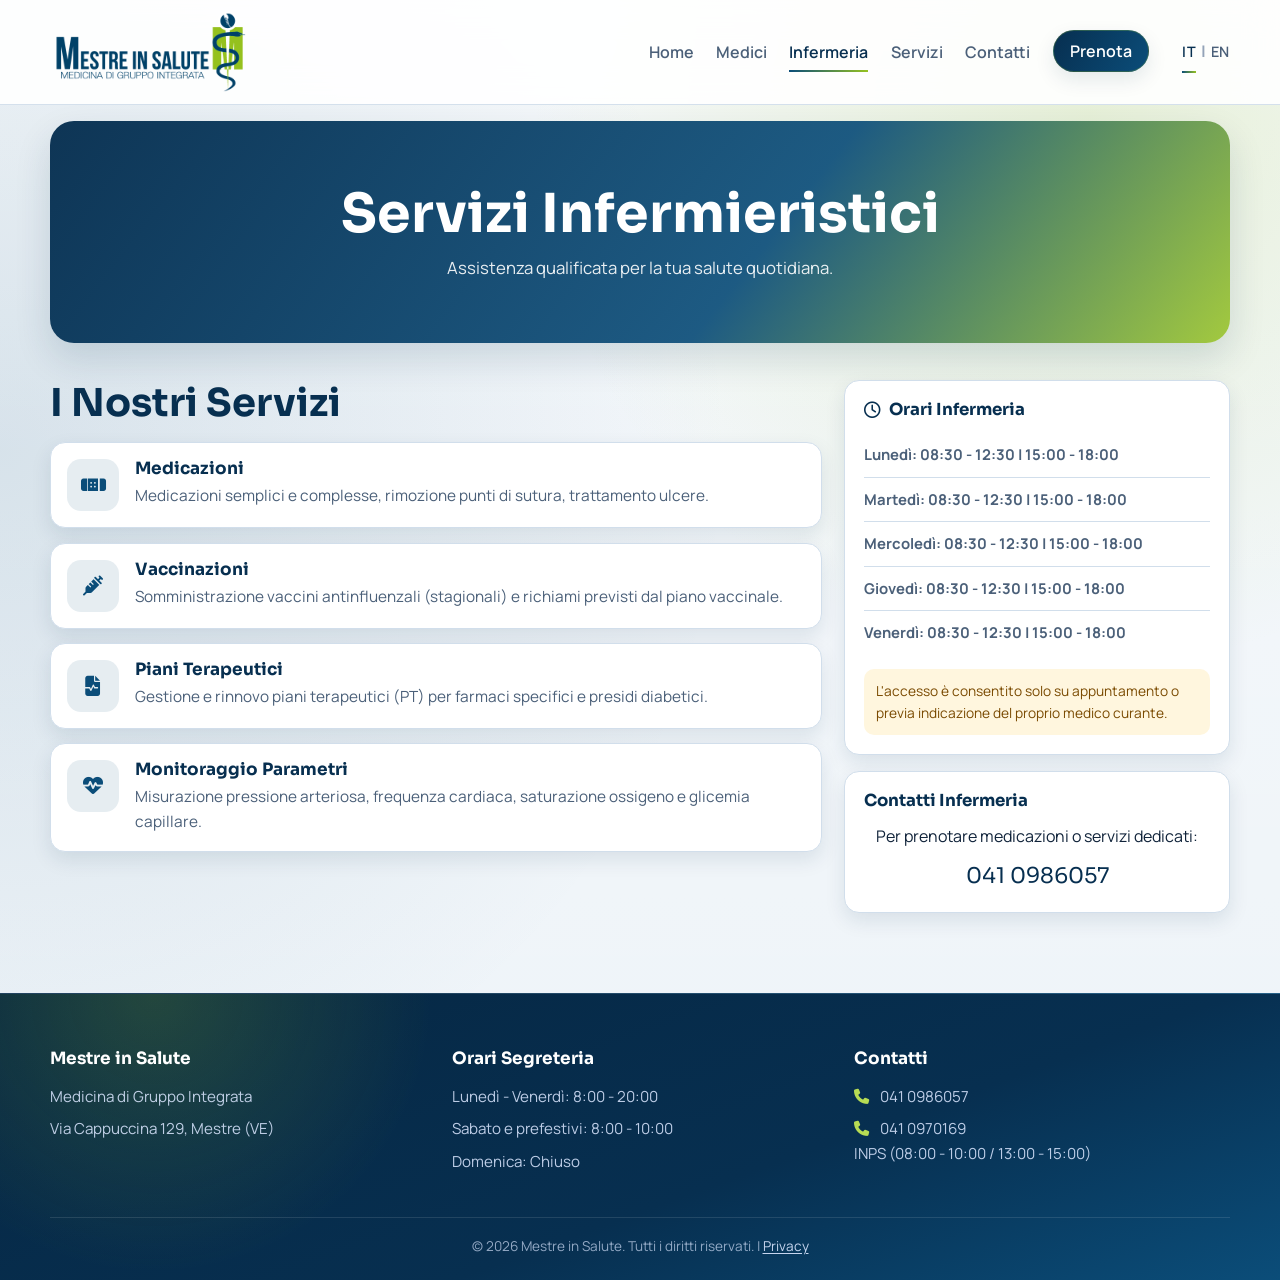
<file: infermeria.html>
<!DOCTYPE html>
<html lang="it">

<head>
    <meta charset="UTF-8">
    <meta name="viewport" content="width=device-width, initial-scale=1.0">
    <title>Infermeria</title>
    <meta name="description"
        content="Servizi infermieristici presso Mestre in Salute: medicazioni, vaccini, piani terapeutici e assistenza.">
    <link rel="shortcut icon" href="assets/images/favicon.png" type="image/x-icon">
    <!-- Google Fonts -->
    <link rel="preconnect" href="https://fonts.googleapis.com">
    <link rel="preconnect" href="https://fonts.gstatic.com" crossorigin>
    <link
        href="https://fonts.googleapis.com/css2?family=Manrope:wght@400;500;600;700&family=Sora:wght@600;700;800&display=swap"
        rel="stylesheet">

    <!-- Font Awesome -->
    <link rel="stylesheet" href="https://cdnjs.cloudflare.com/ajax/libs/font-awesome/6.4.0/css/all.min.css">

    <!-- Custom CSS -->
    <link rel="stylesheet" href="assets/css/styles.css">
    <link rel="stylesheet" href="assets/css/infermeria.css">
</head>

<body>

    <!-- Header Placeholder -->
    <div id="header-placeholder"></div>

    <section class="page-header nurse-header">
        <h1 data-i18n="nursing.header_title">Servizi Infermieristici</h1>
        <p data-i18n="nursing.header_desc">Assistenza qualificata per la tua salute quotidiana.</p>
    </section>

    <main class="nurse-layout">
        <!-- Services Section -->
        <section class="services-list">
            <h2 data-i18n="nursing.serv_title">I Nostri Servizi</h2>
            <div class="service-item">
                <div class="icon-box"><i class="fas fa-band-aid"></i></div>
                <div class="service-content">
                    <h3 data-i18n="nursing.serv_med_title">Medicazioni</h3>
                    <p data-i18n="nursing.serv_med_desc">Medicazioni semplici e complesse, rimozione punti di sutura,
                        trattamento ulcere.</p>
                </div>
            </div>

            <div class="service-item">
                <div class="icon-box"><i class="fas fa-syringe"></i></div>
                <div class="service-content">
                    <h3 data-i18n="nursing.serv_vac_title">Vaccinazioni</h3>
                    <p data-i18n="nursing.serv_vac_desc">Somministrazione vaccini antinfluenzali (stagionali) e richiami
                        previsti dal piano vaccinale.</p>
                </div>
            </div>

            <div class="service-item">
                <div class="icon-box"><i class="fas fa-file-medical-alt"></i></div>
                <div class="service-content">
                    <h3 data-i18n="nursing.serv_plans_title">Piani Terapeutici</h3>
                    <p data-i18n="nursing.serv_plans_desc">Gestione e rinnovo piani terapeutici (PT) per farmaci
                        specifici e presidi diabetici.</p>
                </div>
            </div>

            <div class="service-item">
                <div class="icon-box"><i class="fas fa-heartbeat"></i></div>
                <div class="service-content">
                    <h3 data-i18n="nursing.serv_param_title">Monitoraggio Parametri</h3>
                    <p data-i18n="nursing.serv_param_desc">Misurazione pressione arteriosa, frequenza cardiaca,
                        saturazione ossigeno e glicemia capillare.
                    </p>
                </div>
            </div>
        </section>

        <!-- Info Sidebar -->
        <aside class="nurse-info">
            <div class="info-card">
                <h3><i class="far fa-clock"></i> <span data-i18n="nursing.sidebar_hours">Orari Infermeria</span></h3>
                <ul>
                    <li><strong data-i18n="nursing.hours_mon">Lunedì: 08:30 - 12:30 | 15:00 - 18:00</strong></li>
                    <li><strong data-i18n="nursing.hours_tue">Martedì: 08:30 - 12:30 | 15:00 - 18:00</strong></li>
                    <li><strong data-i18n="nursing.hours_wed">Mercoledì: 08:30 - 12:30 | 15:00 - 18:00</strong></li>
                    <li><strong data-i18n="nursing.hours_thu">Giovedì: 08:30 - 12:30 | 15:00 - 18:00</strong></li>
                    <li><strong data-i18n="nursing.hours_fri">Venerdì: 08:30 - 12:30 | 15:00 - 18:00</strong></li>
                </ul>
                <p class="note" data-i18n="nursing.sidebar_note">L'accesso è consentito solo su appuntamento o previa
                    indicazione del
                    proprio medico curante.</p>
            </div>

            <div class="info-card contact-card">
                <h3 data-i18n="nursing.sidebar_contacts"><i class="fas fa-phone-alt"></i> Contatti Infermeria</h3>
                <p data-i18n="nursing.sidebar_call_cta">Per prenotare medicazioni o servizi dedicati:</p>
                <a href="tel:0410986057" class="phone-link">041 0986057</a>
            </div>
        </aside>
    </main>

    <!-- Footer Placeholder -->
    <div id="footer-placeholder"></div>

    <!-- Scripts -->
    <script src="assets/js/translations.js"></script>
    <script src="assets/js/script.js"></script>
</body>

</html>
</file>
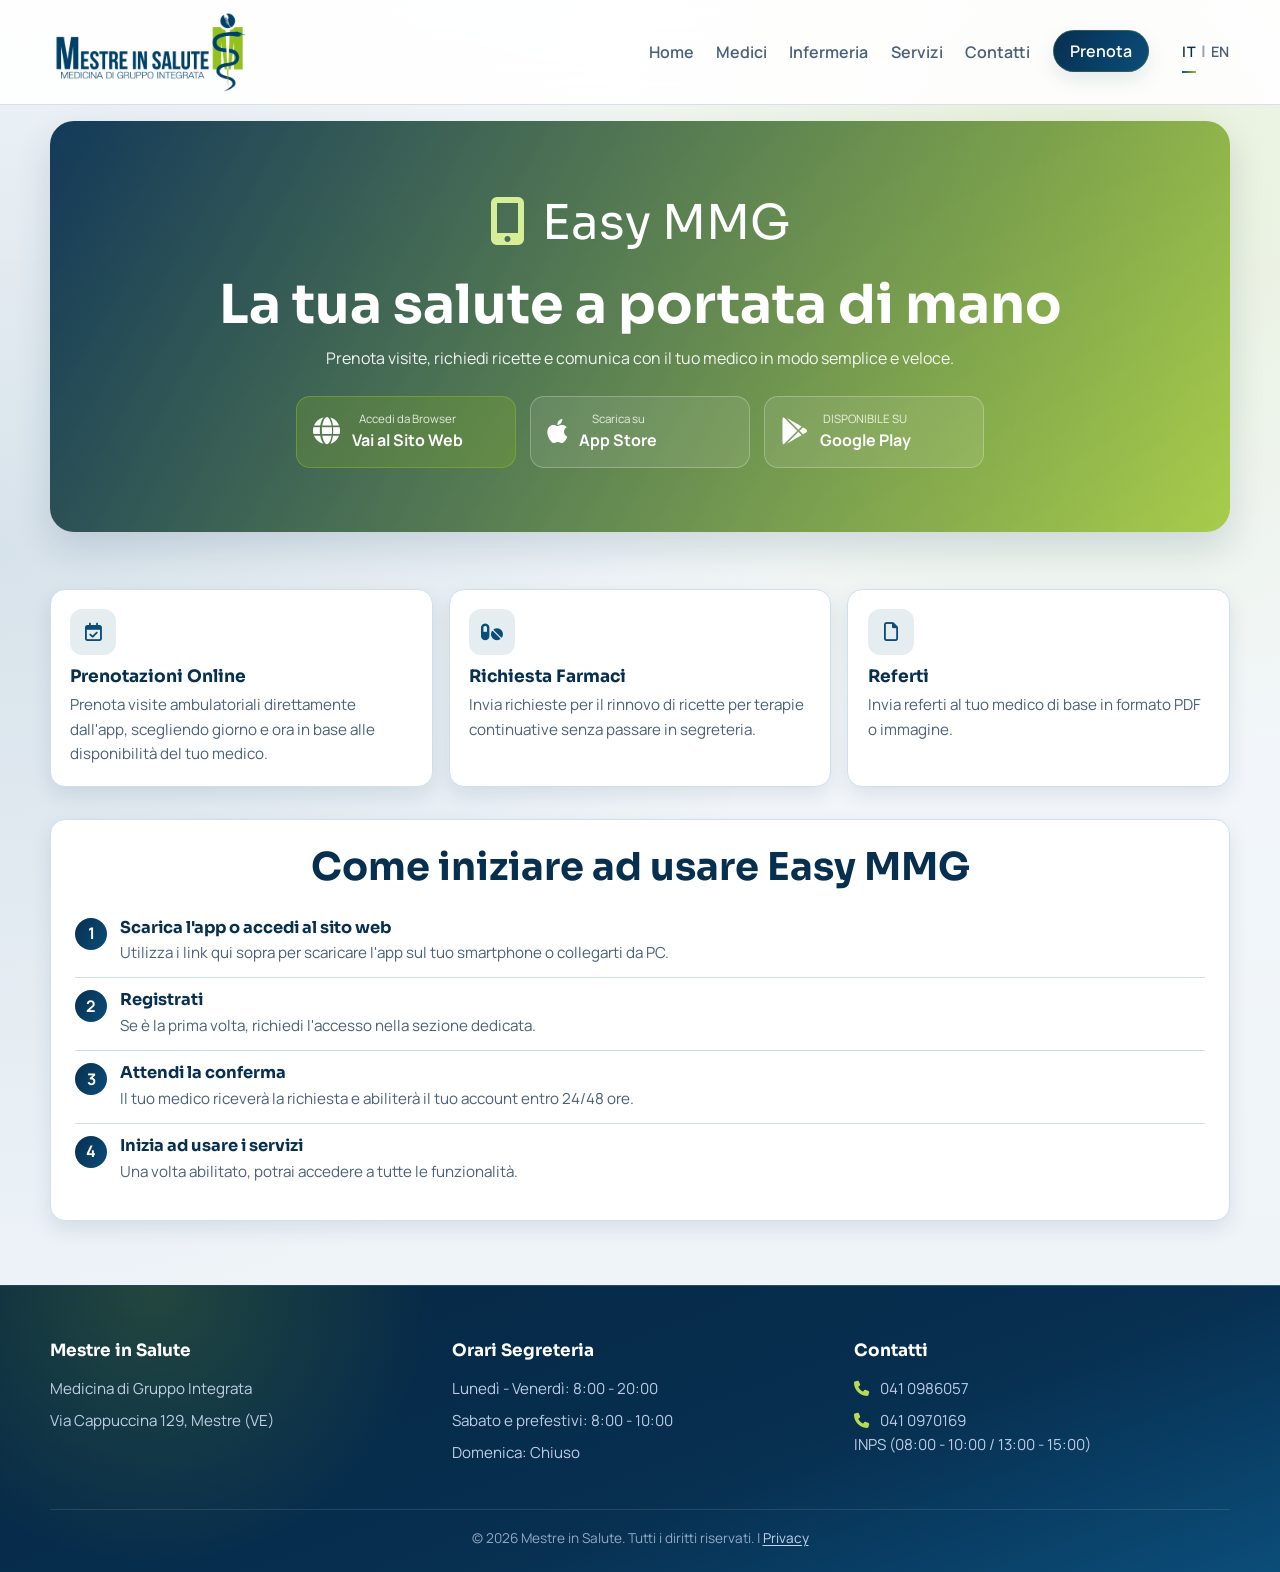
<file: prenota.html>
<!DOCTYPE html>
<html lang="it">

<head>
    <meta charset="UTF-8">
    <meta name="viewport" content="width=device-width, initial-scale=1.0">
    <title>Prenotazione Online</title>
    <meta name="description"
        content="Prenota visite e gestisci prescrizioni tramite Sanità km zero. Guida rapida per i pazienti di Mestre in Salute.">

    <link rel="shortcut icon" href="assets/images/favicon.png" type="image/x-icon">
    <!-- Google Fonts -->
    <link rel="preconnect" href="https://fonts.googleapis.com">
    <link rel="preconnect" href="https://fonts.gstatic.com" crossorigin>
    <link
        href="https://fonts.googleapis.com/css2?family=Manrope:wght@400;500;600;700&family=Sora:wght@600;700;800&display=swap"
        rel="stylesheet">

    <!-- Font Awesome -->
    <link rel="stylesheet" href="https://cdnjs.cloudflare.com/ajax/libs/font-awesome/6.4.0/css/all.min.css">

    <!-- Custom CSS -->
    <link rel="stylesheet" href="assets/css/styles.css">
    <link rel="stylesheet" href="assets/css/prenota.css">
</head>

<body>

    <!-- Header Placeholder -->
    <div id="header-placeholder"></div>

    <!-- Hero Section -->
    <section class="easymmg-hero">
        <div class="easymmg-logo-area">
            <i class="fas fa-mobile-alt"></i> Easy MMG
        </div>
        <h1 data-i18n="book.hero_title">La tua salute a portata di mano</h1>
        <p data-i18n="book.hero_desc">Prenota visite, richiedi ricette e comunica con il tuo medico in modo semplice e
            veloce.</p>

        <div class="download-links">
            <a href="https://www.easymmg.it" target="_blank" rel="noopener noreferrer" class="store-btn web-btn">
                <i class="fas fa-globe store-icon"></i>
                <div class="store-text">
                    <small data-i18n="book.btn_web">Accedi da Browser</small>
                    <span data-i18n="book.btn_web_sub">Vai al Sito Web</span>
                </div>
            </a>

            <a href="https://apps.apple.com/it/app/easy-mmg/id6442218781" target="_blank" rel="noopener noreferrer" class="store-btn">
                <i class="fab fa-apple store-icon"></i>
                <div class="store-text">
                    <small data-i18n="book.btn_ios_sub">Scarica su</small>
                    <span>App Store</span>
                </div>
            </a>

            <a href="https://play.google.com/store/apps/details?id=com.easymmg" target="_blank" rel="noopener noreferrer" class="store-btn">
                <i class="fab fa-google-play store-icon"></i>
                <div class="store-text">
                    <small data-i18n="book.btn_android_sub">DISPONIBILE SU</small>
                    <span>Google Play</span>
                </div>
            </a>
        </div>
    </section>

    <!-- Main Content -->
    <main class="guide-container">

        <!-- Features Grid -->
        <div class="features-grid">
            <div class="feat-card">
                <div class="icon-circle">
                    <i class="far fa-calendar-check"></i>
                </div>
                <h3 data-i18n="book.feat_booking">Prenotazioni Online</h3>
                <p data-i18n="book.feat_booking_desc">Prenota visite ambulatoriali direttamente dall'app, scegliendo
                    giorno e ora in base alle disponibilità del tuo medico.</p>
            </div>

            <div class="feat-card">
                <div class="icon-circle">
                    <i class="fas fa-pills"></i>
                </div>
                <h3 data-i18n="book.feat_rx">Richiesta Farmaci</h3>
                <p data-i18n="book.feat_rx_desc">Invia richieste per il rinnovo di ricette per terapie continuative
                    senza passare in segreteria.</p>
            </div>

            <div class="feat-card">
                <div class="icon-circle">
                    <i class="far fa-file"></i>
                </div>
                <h3 data-i18n="book.feat_comm">Referti</h3>
                <p data-i18n="book.feat_comm_desc">Invia referti al tuo medico di base.</p>
            </div>
        </div>

        <!-- Instructions -->
        <section class="instructions">
            <h2 data-i18n="book.instr_title">Come iniziare ad usare Easy MMG</h2>

            <div class="step">
                <div class="step-number">1</div>
                <div class="step-content">
                    <h3 data-i18n="book.step1">Scarica l'App o accedi al sito web</h3>
                    <p data-i18n="book.step1_desc">Utilizza i link qui sopra per scaricare l'app sul tuo smartphone o
                        collegati da PC.</p>
                </div>
            </div>

            <div class="step">
                <div class="step-number">2</div>
                <div class="step-content">
                    <h3 data-i18n="book.step2">Registrati</h3>
                    <p data-i18n="book.step2_desc">Se è la prima volta, richiedi l'accesso nella sezione dedicata</p>
                </div>
            </div>

            <div class="step">
                <div class="step-number">3</div>
                <div class="step-content">
                    <h3 data-i18n="book.step3">Attendi la conferma</h3>
                    <p data-i18n="book.step3_desc">Il tuo medico riceverà la richiesta e abiliterà il tuo account.</p>
                </div>
            </div>

            <div class="step">
                <div class="step-number">4</div>
                <div class="step-content">
                    <h3 data-i18n="book.step4">Inizia ad usare i servizi</h3>
                    <p data-i18n="book.step4_desc">Una volta abilitato, potrai accedere a tutte le funzionalità.</p>
                </div>
            </div>
        </section>

    </main>

    <!-- Footer Placeholder -->
    <div id="footer-placeholder"></div>

    <!-- Scripts -->
    <script src="assets/js/translations.js"></script>
    <script src="assets/js/script.js"></script>
</body>

</html>
</file>
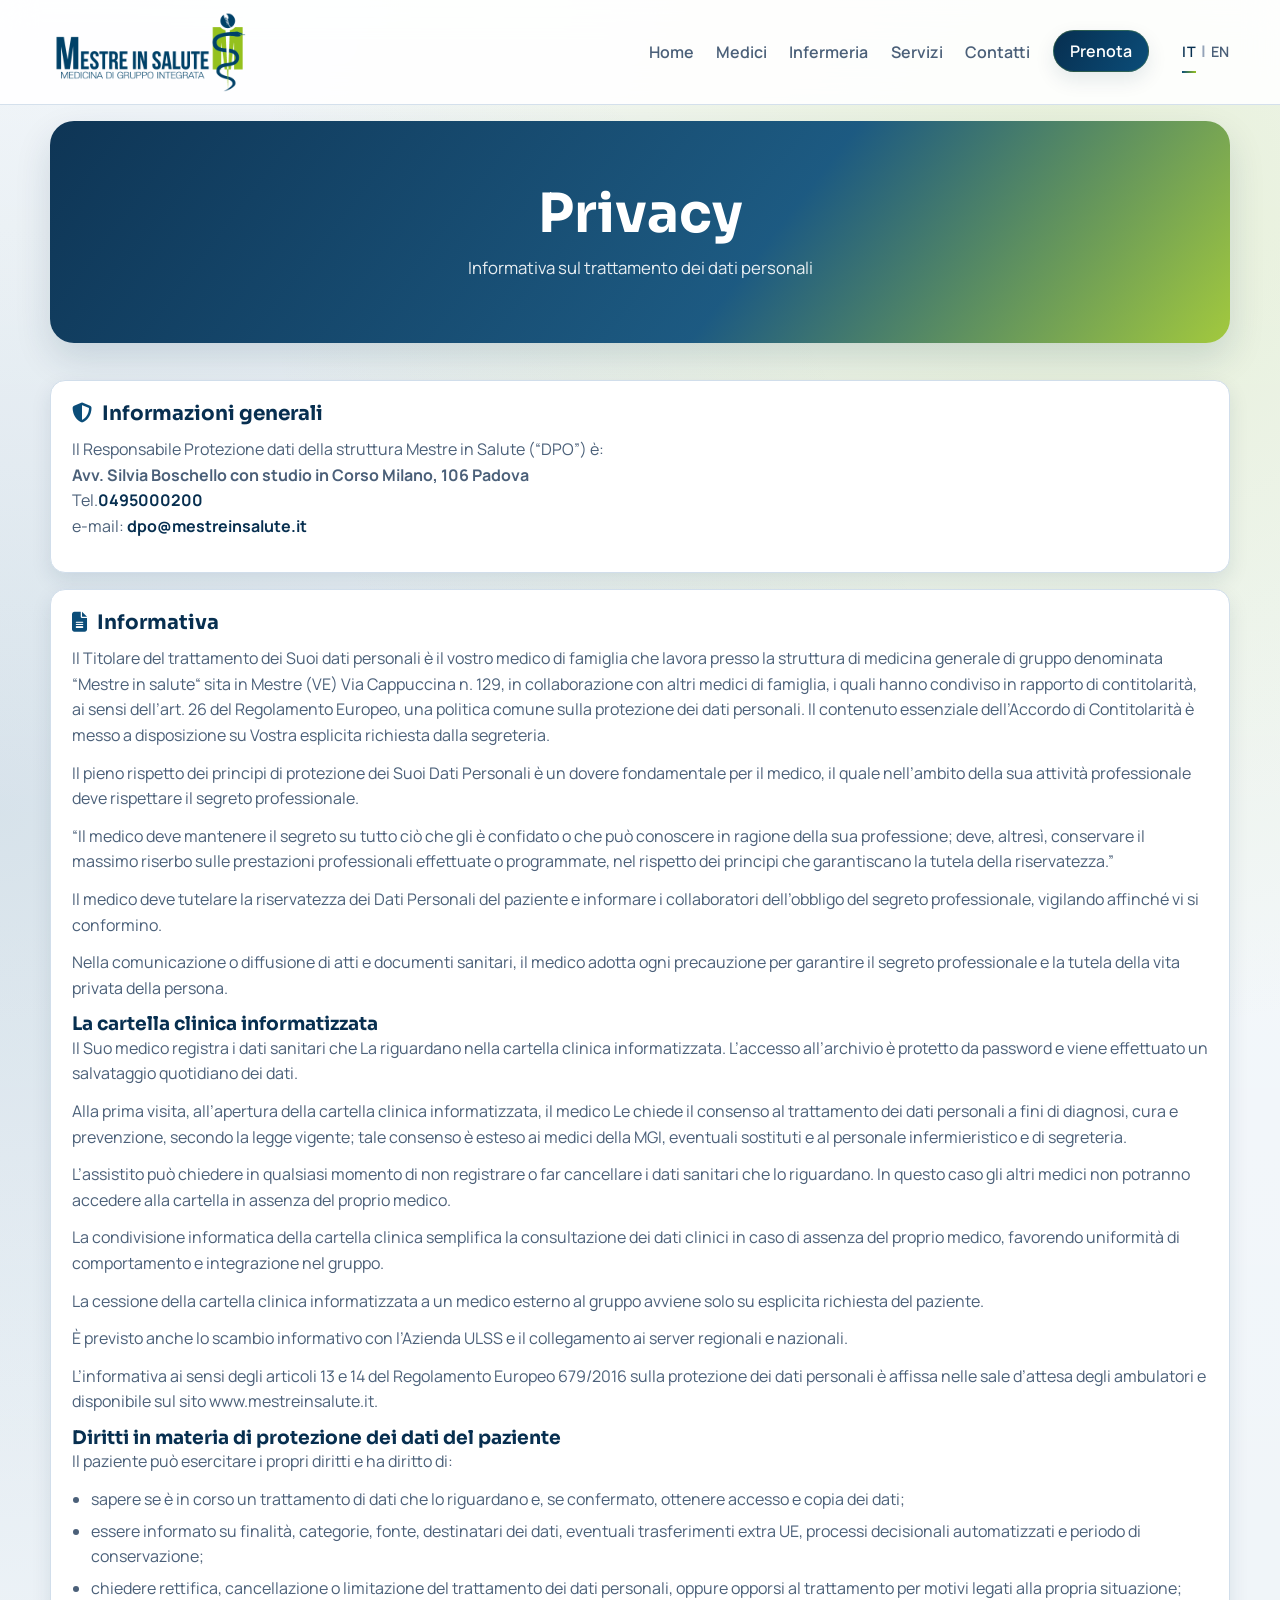
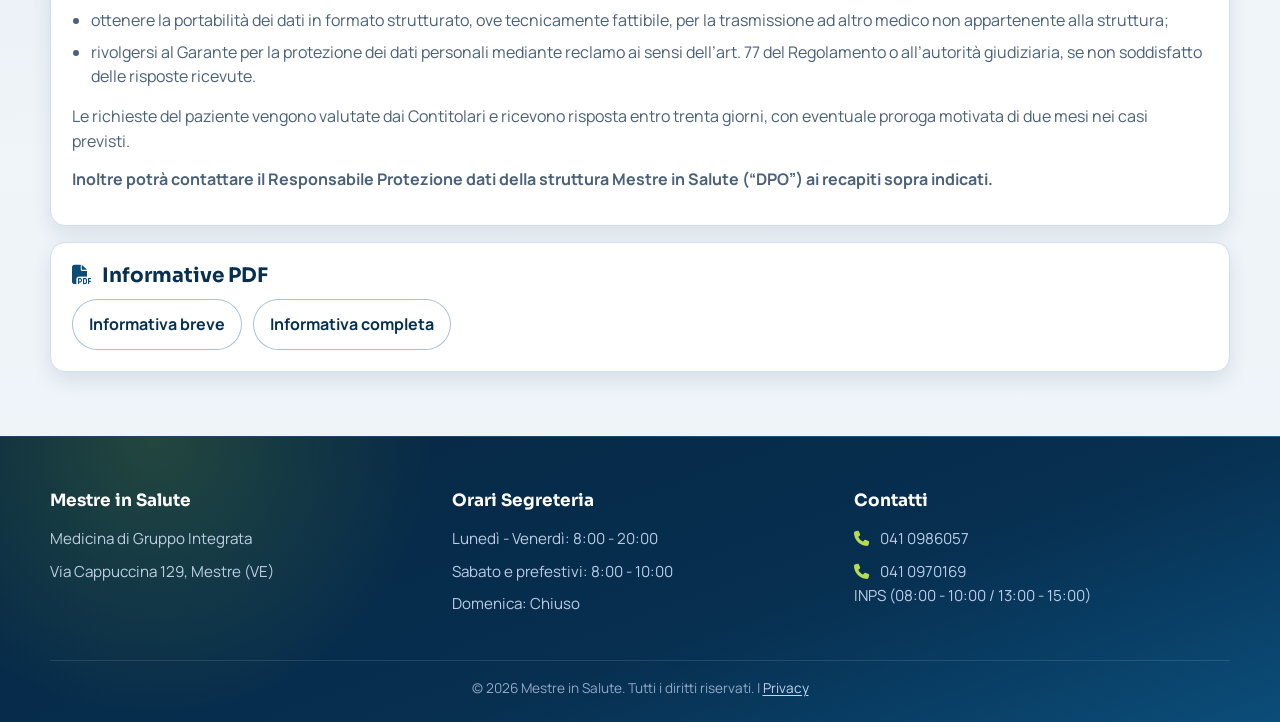
<file: privacy.html>
<!DOCTYPE html>
<html lang="it">

<head>
    <meta charset="UTF-8">
    <meta name="viewport" content="width=device-width, initial-scale=1.0">
    <title>Privacy</title>
    <meta name="description" content="Informazioni privacy di Mestre in Salute, trattamento dati personali e riferimenti ufficiali.">

    <link rel="preconnect" href="https://fonts.googleapis.com">
    <link rel="preconnect" href="https://fonts.gstatic.com" crossorigin>
    <link href="https://fonts.googleapis.com/css2?family=Manrope:wght@400;500;600;700&family=Sora:wght@600;700;800&display=swap" rel="stylesheet">

    <link rel="stylesheet" href="https://cdnjs.cloudflare.com/ajax/libs/font-awesome/6.4.0/css/all.min.css">
    <link rel="stylesheet" href="assets/css/styles.css">
    <link rel="stylesheet" href="assets/css/privacy.css">
</head>

<body>
    <div id="header-placeholder"></div>

    <section class="page-header privacy-header">
        <h1 data-i18n="privacy.header_title">Privacy</h1>
        <p data-i18n="privacy.header_desc">Informativa sul trattamento dei dati personali</p>
    </section>

    <main class="privacy-layout">
        <section class="privacy-card">
            <h2><i class="fas fa-shield-halved"></i> <span data-i18n="privacy.general_title">Informazioni generali</span></h2>
            <p>
                <span data-i18n="privacy.general_p1">Il Responsabile Protezione dati della struttura Mestre in Salute (“DPO”) è:</span><br>
                <strong data-i18n="privacy.general_p2">Avv. Silvia Boschello con studio in Corso Milano, 106 Padova</strong><br>

                Tel.<strong><a href="tel:+390495000200">0495000200</a></strong><br>

                e-mail: <strong><a href="mailto:dpo@mestreinsalute.it">dpo@mestreinsalute.it</a></strong>
            </p>
        </section>

        <section class="privacy-card">
            <h2><i class="fas fa-file-lines"></i> <span data-i18n="privacy.info_title">Informativa</span></h2>
            <p data-i18n="privacy.info_p1">
                Il Titolare del trattamento dei Suoi dati personali è il vostro medico di famiglia che lavora presso la struttura di medicina generale di gruppo denominata “Mestre in salute“ sita in Mestre (VE) Via Cappuccina n. 129, in collaborazione con altri medici di famiglia, i quali hanno condiviso in rapporto di contitolarità, ai sensi dell’art. 26 del Regolamento Europeo, una politica comune sulla protezione dei dati personali. Il contenuto essenziale dell’Accordo di Contitolarità è messo a disposizione su Vostra esplicita richiesta dalla segreteria.
            </p>
            <p data-i18n="privacy.info_p2">
                Il pieno rispetto dei principi di protezione dei Suoi Dati Personali è un dovere fondamentale per il medico, il quale nell’ambito della sua attività professionale deve rispettare il segreto professionale.
            </p>
            <p data-i18n="privacy.info_p3">
                “Il medico deve mantenere il segreto su tutto ciò che gli è confidato o che può conoscere in ragione della sua professione; deve, altresì, conservare il massimo riserbo sulle prestazioni professionali effettuate o programmate, nel rispetto dei principi che garantiscano la tutela della riservatezza.”
            </p>
            <p data-i18n="privacy.info_p4">
                Il medico deve tutelare la riservatezza dei Dati Personali del paziente e informare i collaboratori dell’obbligo del segreto professionale, vigilando affinché vi si conformino.
            </p>
            <p data-i18n="privacy.info_p5">
                Nella comunicazione o diffusione di atti e documenti sanitari, il medico adotta ogni precauzione per garantire il segreto professionale e la tutela della vita privata della persona.
            </p>

            <h3 data-i18n="privacy.chart_title">La cartella clinica informatizzata</h3>
            <p data-i18n="privacy.chart_p1">
                Il Suo medico registra i dati sanitari che La riguardano nella cartella clinica informatizzata. L’accesso all’archivio è protetto da password e viene effettuato un salvataggio quotidiano dei dati.
            </p>
            <p data-i18n="privacy.chart_p2">
                Alla prima visita, all’apertura della cartella clinica informatizzata, il medico Le chiede il consenso al trattamento dei dati personali a fini di diagnosi, cura e prevenzione, secondo la legge vigente; tale consenso è esteso ai medici della MGI, eventuali sostituti e al personale infermieristico e di segreteria.
            </p>
            <p data-i18n="privacy.chart_p3">
                L’assistito può chiedere in qualsiasi momento di non registrare o far cancellare i dati sanitari che lo riguardano. In questo caso gli altri medici non potranno accedere alla cartella in assenza del proprio medico.
            </p>
            <p data-i18n="privacy.chart_p4">
                La condivisione informatica della cartella clinica semplifica la consultazione dei dati clinici in caso di assenza del proprio medico, favorendo uniformità di comportamento e integrazione nel gruppo.
            </p>
            <p data-i18n="privacy.chart_p5">
                La cessione della cartella clinica informatizzata a un medico esterno al gruppo avviene solo su esplicita richiesta del paziente.
            </p>
            <p data-i18n="privacy.chart_p6">
                È previsto anche lo scambio informativo con l’Azienda ULSS e il collegamento ai server regionali e nazionali.
            </p>
            <p data-i18n="privacy.chart_p7">
                L’informativa ai sensi degli articoli 13 e 14 del Regolamento Europeo 679/2016 sulla protezione dei dati personali è affissa nelle sale d’attesa degli ambulatori e disponibile sul sito www.mestreinsalute.it.
            </p>

            <h3 data-i18n="privacy.rights_title">Diritti in materia di protezione dei dati del paziente</h3>
            <p data-i18n="privacy.rights_intro">Il paziente può esercitare i propri diritti e ha diritto di:</p>
            <ul>
                <li data-i18n="privacy.rights_l1">sapere se è in corso un trattamento di dati che lo riguardano e, se confermato, ottenere accesso e copia dei dati;</li>
                <li data-i18n="privacy.rights_l2">essere informato su finalità, categorie, fonte, destinatari dei dati, eventuali trasferimenti extra UE, processi decisionali automatizzati e periodo di conservazione;</li>
                <li data-i18n="privacy.rights_l3">chiedere rettifica, cancellazione o limitazione del trattamento dei dati personali, oppure opporsi al trattamento per motivi legati alla propria situazione;</li>
                <li data-i18n="privacy.rights_l4">ottenere la portabilità dei dati in formato strutturato, ove tecnicamente fattibile, per la trasmissione ad altro medico non appartenente alla struttura;</li>
                <li>
                    <span data-i18n="privacy.rights_l5">rivolgersi al Garante per la protezione dei dati personali mediante reclamo ai sensi dell’art. 77 del Regolamento o all’autorità giudiziaria, se non soddisfatto delle risposte ricevute.</span>
                </li>
            </ul>
            <p data-i18n="privacy.rights_p1">
                Le richieste del paziente vengono valutate dai Contitolari e ricevono risposta entro trenta giorni, con eventuale proroga motivata di due mesi nei casi previsti.
            </p>
            <p><strong data-i18n="privacy.rights_p2">Inoltre potrà contattare il Responsabile Protezione dati della struttura Mestre in Salute (“DPO”) ai recapiti sopra indicati.</strong></p>
        </section>

        <section class="privacy-card privacy-actions">
            <h2><i class="fas fa-file-pdf"></i> <span data-i18n="privacy.pdf_title">Informative PDF</span></h2>
            <div class="privacy-btns">
                <a href="assets/doc/INFORMATIVA-PAZIENTI-BREVE-rev2-1.07.2020.pdf" target="_blank" rel="noopener noreferrer" class="privacy-btn">
                    <span data-i18n="privacy.pdf_short">Informativa breve</span>
                </a>
                <a href="assets/doc/INFORMATIVA-PAZIENTI-ART.-13-REG.-UE-2016-679.pdf" target="_blank" rel="noopener noreferrer" class="privacy-btn">
                    <span data-i18n="privacy.pdf_full">Informativa completa</span>
                </a>
            </div>
        </section>
    </main>

    <div id="footer-placeholder"></div>

    <script src="assets/js/translations.js"></script>
    <script src="assets/js/script.js"></script>
</body>

</html>
</file>
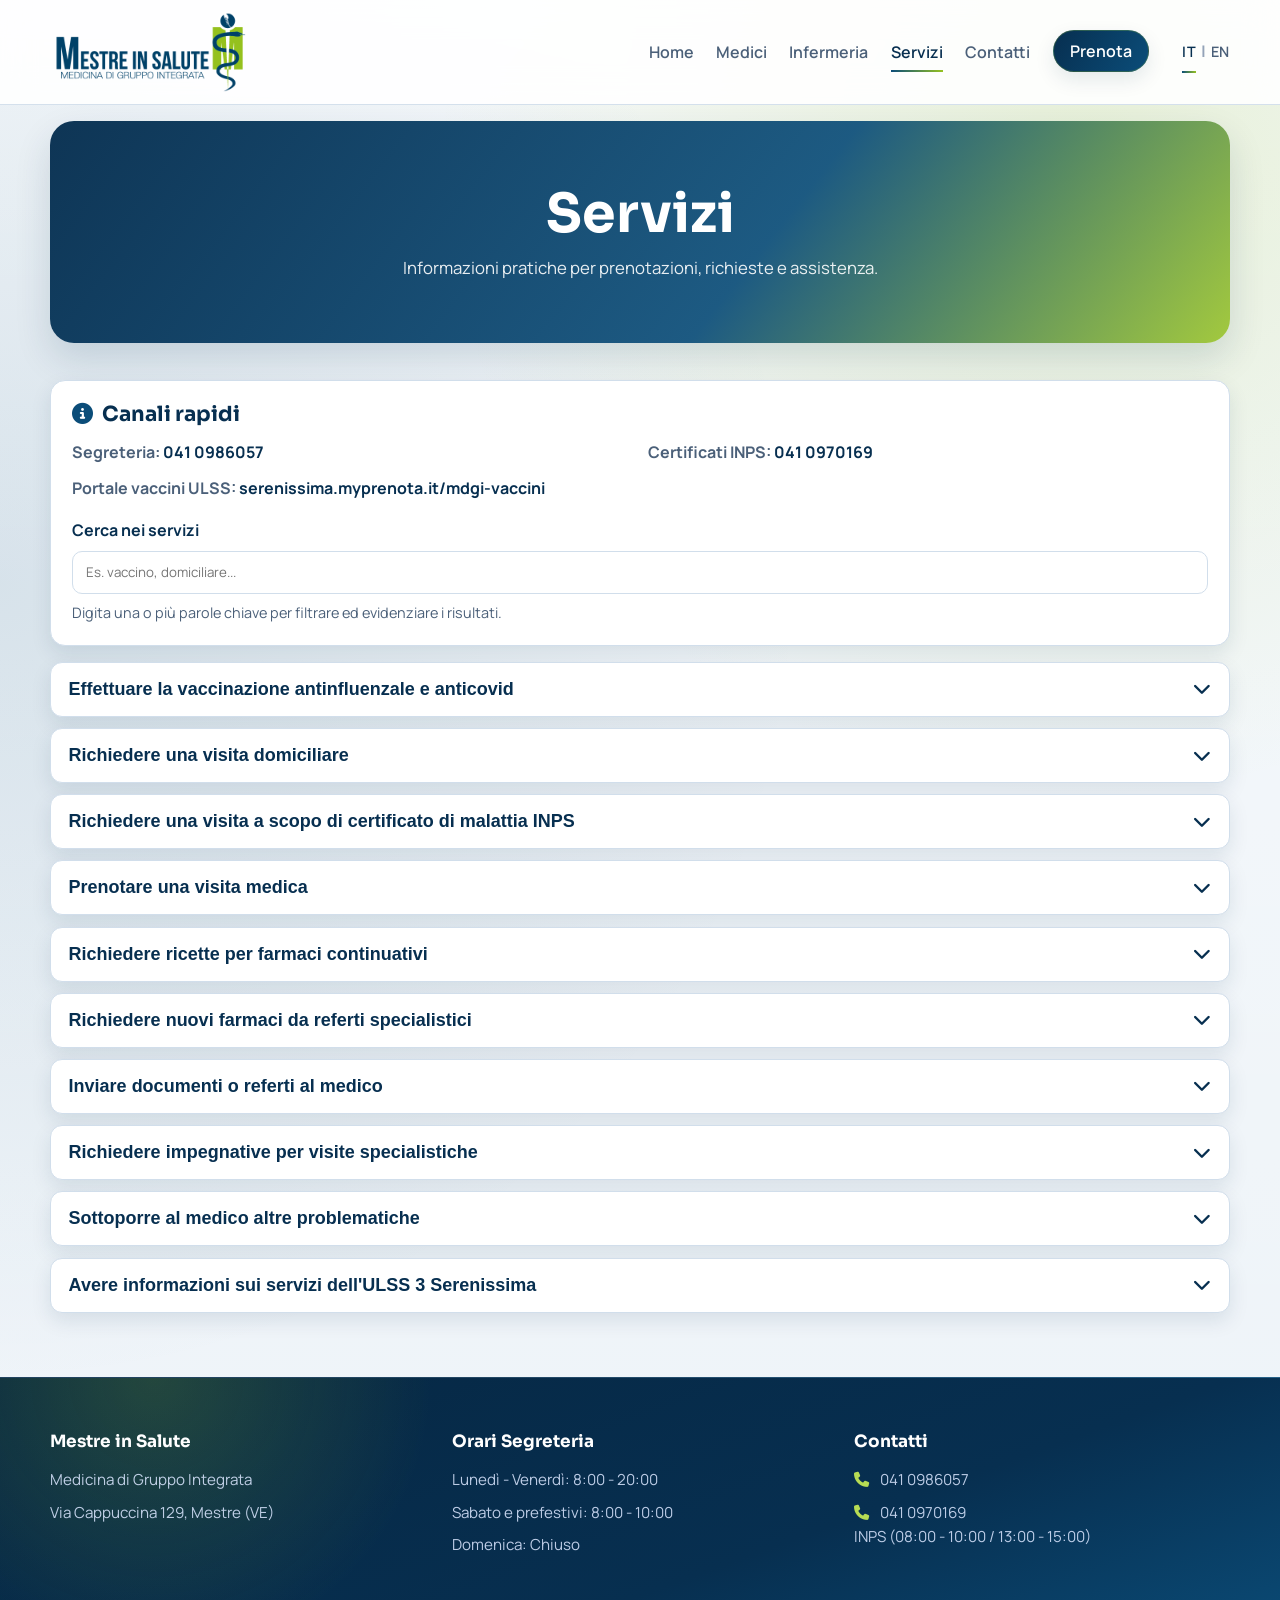
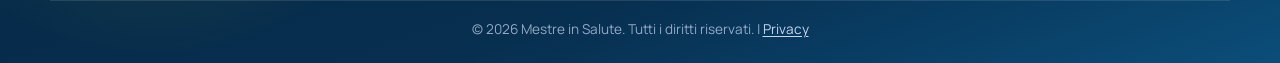
<file: servizi.html>
<!DOCTYPE html>
<html lang="it">

<head>
    <meta charset="UTF-8">
    <meta name="viewport" content="width=device-width, initial-scale=1.0">
    <title>Servizi</title>
    <meta name="description"
        content="Guida completa ai servizi di Mestre in Salute: vaccinazioni, visite, prescrizioni, referti e impegnative.">

    <link rel="preconnect" href="https://fonts.googleapis.com">
    <link rel="preconnect" href="https://fonts.gstatic.com" crossorigin>
    <link
        href="https://fonts.googleapis.com/css2?family=Manrope:wght@400;500;600;700&family=Sora:wght@600;700;800&display=swap"
        rel="stylesheet">

    <link rel="stylesheet" href="https://cdnjs.cloudflare.com/ajax/libs/font-awesome/6.4.0/css/all.min.css">

    <link rel="stylesheet" href="assets/css/styles.css">
    <link rel="stylesheet" href="assets/css/servizi.css">
</head>

<body>
    <div id="header-placeholder"></div>

    <section class="page-header servizi-header">
        <h1 data-i18n="services.header_title">Servizi</h1>
        <p data-i18n="services.header_desc">Informazioni pratiche per prenotazioni, richieste e assistenza.</p>
    </section>

    <main class="servizi-layout">
        <section class="servizi-intro card-surface">
            <h2><i class="fas fa-circle-info"></i> <span data-i18n="services.quick_title">Canali rapidi</span></h2>
            <div class="quick-grid">
                <p><strong data-i18n="services.quick_secretariat_label">Segreteria:</strong> <a
                        href="tel:0410986057">041 0986057</a></p>
                <p><strong data-i18n="services.quick_inps_label">Certificati INPS:</strong> <a href="tel:0410970169">041
                        0970169</a></p>
                <p><strong data-i18n="services.quick_ulss_label">Portale vaccini ULSS:</strong> <a
                        href="https://serenissima.myprenota.it/mdgi-vaccini" target="_blank"
                        rel="noopener noreferrer">serenissima.myprenota.it/mdgi-vaccini</a></p>
            </div>
            <div class="services-search">
                <label for="servicesSearch" data-i18n="services.search_label">Cerca nei servizi</label>
                <input type="search" id="servicesSearch" placeholder="Es. vaccino, domiciliare..."
                    data-i18n-ph="services.search_ph">
                <p id="servicesSearchInfo" data-i18n="services.search_info_idle">Digita una o più parole chiave per
                    filtrare ed evidenziare i risultati.</p>
            </div>
        </section>

        <section class="accordion service-accordion">
            <article class="accordion-item">
                <button class="accordion-header">
                    <span data-i18n="services.vax_title">Effettuare la vaccinazione antinfluenzale e anticovid</span>
                    <i class="fas fa-chevron-down"></i>
                </button>
                <div class="accordion-content">
                    <div class="accordion-body">
                        <p data-i18n="services.vax_p1">Il vaccino antinfluenzale va prenotato sul portale ULSS:</p>
                        <p><a href="https://serenissima.myprenota.it/mdgi-vaccini" target="_blank"
                                rel="noopener noreferrer">https://serenissima.myprenota.it/mdgi-vaccini</a></p>
                        <ul>
                            <li data-i18n="services.vax_l1">Nel mese di dicembre la prenotazione per l'orario pomeridiano è possibile solo presso infermeria.</li>
                            <li data-i18n="services.vax_l2">Nel mese di gennaio le vaccinazioni verranno effettuate solo lunedì, mercoledì e giovedì dalle 9:00 alle 12:00.</li>
                            <li data-i18n="services.vax_l3">Il vaccino anticovid (ad almeno 3 mesi dal precedente o da precedente infezione) è effettuabile solo nella stessa prenotazione di quello antinfluenzale.</li>
                        </ul>
                        <p class="note" data-i18n="services.vax_note">Vedi le indicazioni del Ministero della Salute e della Regione Veneto sulla campagna vaccinale.</p>
                    </div>
                </div>
            </article>

            <article class="accordion-item">
                <button class="accordion-header">
                    <span data-i18n="services.home_title">Richiedere una visita domiciliare</span>
                    <i class="fas fa-chevron-down"></i>
                </button>
                <div class="accordion-content">
                    <div class="accordion-body">
                        <p data-i18n="services.home_p1">La richiesta deve essere necessariamente telefonica al proprio medico o al numero 0410986057.</p>
                        <ul>
                            <li data-i18n="services.home_l1">Le visite domiciliari sono eseguite di norma nella stessa giornata se la richiesta perviene entro le ore 10:00.</li>
                            <li data-i18n="services.home_l2">Le richieste dopo le 10:00 vengono eseguite entro le 12:00 del giorno successivo.</li>
                            <li data-i18n="services.home_l3">Di sabato e nei prefestivi sono eseguite esclusivamente le visite richieste entro le 10:00.</li>
                        </ul>
                        <p data-i18n="services.home_p2">La visita domiciliare viene valutata nella sua appropriatezza dal proprio medico ed è riservata ai pazienti che, per malattia o età, non sono in grado di recarsi autonomamente o accompagnati in studio.</p>
                        <p data-i18n="services.home_p3">Non rientrano in queste situazioni le più comuni malattie febbrili.</p>
                    </div>
                </div>
            </article>

            <article class="accordion-item">
                <button class="accordion-header">
                    <span data-i18n="services.inps_title">Richiedere una visita a scopo di certificato di malattia INPS</span>
                    <i class="fas fa-chevron-down"></i>
                </button>
                <div class="accordion-content">
                    <div class="accordion-body">
                        <p data-i18n="services.inps_p1">La richiesta deve essere necessariamente telefonica al numero dedicato 0410970169.</p>
                        <p data-i18n="services.inps_p2">Servizio attivo dal lunedì al venerdì negli orari 8:00 - 10:00 e 13:00 - 15:00.</p>
                    </div>
                </div>
            </article>

            <article class="accordion-item">
                <button class="accordion-header">
                    <span data-i18n="services.book_title">Prenotare una visita medica</span>
                    <i class="fas fa-chevron-down"></i>
                </button>
                <div class="accordion-content">
                    <div class="accordion-body">
                        <p data-i18n="services.book_p1">La visita medica in studio e le prestazioni concordate con il medico possono essere prenotate telefonando alla segreteria al numero 0410986057.</p>
                        <ul>
                            <li data-i18n="services.book_l1">Dal lunedì al venerdì: 8:00 - 20:00.</li>
                            <li data-i18n="services.book_l2">Giorni prefestivi: 8:00 - 12:00.</li>
                            <li data-i18n="services.book_l3">Sabato: 8:00 - 10:00.</li>
                        </ul>
                        <p data-i18n="services.book_p2">È consigliato chiamare nelle ore di minor affollamento, in particolare dopo le 11:00.</p>
                        <p data-i18n="services.book_p3">In caso di necessità non differibile (malattie acute con necessità di rapida diagnosi/terapia o dimissioni ospedaliere), contattare la segreteria per una visita tempestiva: il medico, verificata la necessità, si rende disponibile quanto prima in base al quadro clinico e all'organizzazione della struttura.</p>
                    </div>
                </div>
            </article>

            <article class="accordion-item">
                <button class="accordion-header">
                    <span data-i18n="services.repeat_title">Richiedere ricette per farmaci continuativi</span>
                    <i class="fas fa-chevron-down"></i>
                </button>
                <div class="accordion-content">
                    <div class="accordion-body">
                        <p data-i18n="services.repeat_p1">Per farmaci già prescritti in precedenza, è possibile effettuare la richiesta con queste modalità:</p>
                        <ul>
                            <li data-i18n="services.repeat_l1">Tramite App SANITÀ KM ZERO, dopo il consenso al Fascicolo Sanitario Elettronico; dove richiesto impostare l'indirizzo prescrizioni@mestreinsalute.it (usato solo dall'app).</li>
                            <li data-i18n="services.repeat_l2">Compilando il modulo online nella pagina PRESCRIZIONI.</li>
                            <li data-i18n="services.repeat_l3">Inviando fax al numero 0410986058 con dati paziente, nome medico e farmaci richiesti.</li>
                            <li data-i18n="services.repeat_l4">Telefonando alla segreteria al numero 0410986057 (consigliato dopo le 11:00).</li>
                        </ul>
                        <p data-i18n="services.repeat_p2">Il Servizio di Segreteria consegna le ricette firmate il terzo giorno lavorativo successivo alla richiesta.</p>
                    </div>
                </div>
            </article>

            <article class="accordion-item">
                <button class="accordion-header">
                    <span data-i18n="services.newdrug_title">Richiedere nuovi farmaci da referti specialistici</span>
                    <i class="fas fa-chevron-down"></i>
                </button>
                <div class="accordion-content">
                    <div class="accordion-body">
                        <p data-i18n="services.newdrug_p1">Per farmaci mai prescritti in precedenza o non continuativi (con referto specialistico da allegare), è possibile:</p>
                        <ul>
                            <li data-i18n="services.newdrug_l1">Compilare il modulo online nella pagina RICHIESTA NUOVI FARMACI.</li>
                            <li data-i18n="services.newdrug_l2">Inviare fax al numero 0410986058 con dati paziente, nome medico, farmaci richiesti e referto specialistico.</li>
                            <li data-i18n="services.newdrug_l3">Telefonare alla segreteria al numero 0410986057.</li>
                        </ul>
                        <p data-i18n="services.newdrug_p2">La richiesta viene presa in carico dal medico entro il quinto giorno lavorativo successivo.</p>
                    </div>
                </div>
            </article>

            <article class="accordion-item">
                <button class="accordion-header">
                    <span data-i18n="services.reports_title">Inviare documenti o referti al medico</span>
                    <i class="fas fa-chevron-down"></i>
                </button>
                <div class="accordion-content">
                    <div class="accordion-body">
                        <p data-i18n="services.reports_p1">Per inviare risultati di visite ed esami (laboratorio, strumentali o specialistiche), è possibile:</p>
                        <ul>
                            <li data-i18n="services.reports_l1">Utilizzare il modulo nella pagina REFERTI.</li>
                            <li data-i18n="services.reports_l2">Inviare fax al numero 0410986058 con dati paziente, nome medico e referto.</li>
                        </ul>
                    </div>
                </div>
            </article>

            <article class="accordion-item">
                <button class="accordion-header">
                    <span data-i18n="services.referral_title">Richiedere impegnative per visite specialistiche</span>
                    <i class="fas fa-chevron-down"></i>
                </button>
                <div class="accordion-content">
                    <div class="accordion-body">
                        <p data-i18n="services.referral_p1">Per la prima visita specialistica è necessaria una visita medica previo appuntamento.</p>
                        <p data-i18n="services.referral_p2">Per impegnative successive a visite già effettuate, inviare lettera o referti dello specialista tramite:</p>
                        <ul>
                            <li data-i18n="services.referral_l1">Modulo nella pagina REFERTI, aggiungendo una nota scritta al referto inviato.</li>
                            <li data-i18n="services.referral_l2">Fax al numero 0410986058.</li>
                        </ul>
                    </div>
                </div>
            </article>

            <article class="accordion-item">
                <button class="accordion-header">
                    <span data-i18n="services.other_title">Sottoporre al medico altre problematiche</span>
                    <i class="fas fa-chevron-down"></i>
                </button>
                <div class="accordion-content">
                    <div class="accordion-body">
                        <p data-i18n="services.other_p1">Per problematiche diverse da quelle sopra descritte è possibile:</p>
                        <ul>
                            <li data-i18n="services.other_l1">Contattare direttamente il proprio medico.</li>
                            <li data-i18n="services.other_l2">Inviare fax al numero 0410986058.</li>
                            <li data-i18n="services.other_l3">Telefonare alla segreteria al numero 0410986057 (consigliato dopo le 11:00).</li>
                        </ul>
                    </div>
                </div>
            </article>

            <article class="accordion-item">
                <button class="accordion-header">
                    <span data-i18n="services.ulss_title">Avere informazioni sui servizi dell'ULSS 3 Serenissima</span>
                    <i class="fas fa-chevron-down"></i>
                </button>
                <div class="accordion-content">
                    <div class="accordion-body">
                        <p data-i18n="services.ulss_p1">Le risposte alle domande frequenti sono disponibili sul sito dell'ULSS 3 Serenissima nella sezione "COME FARE PER...".</p>
                    </div>
                </div>
            </article>
        </section>
    </main>

    <div id="footer-placeholder"></div>

    <script src="assets/js/translations.js"></script>
    <script src="assets/js/script.js"></script>
    <script src="assets/js/servizi.js"></script>
</body>

</html>
</file>
<file: assets/css/styles.css>
/* Global Reset */
html {
    scroll-behavior: smooth;
}

* {
    margin: 0;
    padding: 0;
    box-sizing: border-box;
}

:root {
    --primary-color: #0b4d79;
    --primary-dark: #08395d;
    --secondary-color: #072f50;
    --secondary-dark: #05243f;
    --accent-color: #96c221;
    --accent-soft: #eaf4d0;

    --bg-light: #edf3f8;
    --surface: #ffffff;
    --surface-alt: #e8f0f7;

    --white: #ffffff;
    --text-color: #10233a;
    --text-dark: #0f2034;
    --text-light: #4b6079;
    --text-on-primary: #ffffff;

    --border-color: #d1deeb;
    --shadow-sm: 0 8px 20px rgba(7, 47, 80, 0.1);
    --shadow-md: 0 16px 36px rgba(7, 47, 80, 0.14);
    --shadow-lg: 0 28px 58px rgba(7, 47, 80, 0.2);

    --card-shadow: var(--shadow-sm);
    --hover-shadow: var(--shadow-md);

    --transition: 220ms ease;
    --transition-speed: 220ms ease;
    --font-heading: 'Sora', sans-serif;
    --font-body: 'Manrope', sans-serif;

    --container: 1180px;
    --border-radius: 16px;
    --radius-sm: 10px;

    --bg-header: linear-gradient(128deg, rgba(7, 47, 80, 0.97), rgba(11, 77, 121, 0.92) 60%, rgba(150, 194, 33, 0.85))
}

body {
    font-family: var(--font-body);
    line-height: 1.6;
    color: var(--text-color);
    background:
        radial-gradient(circle at 85% 9%, rgba(150, 194, 33, 0.16), transparent 35%),
        radial-gradient(circle at left 35%, rgba(11, 77, 121, 0.12), transparent 48%),
        linear-gradient(180deg, rgba(255, 255, 255, 0.55), rgba(255, 255, 255, 0)),
        var(--bg-light);
    min-height: 100vh;
    display: flex;
    flex-direction: column;
    overflow-x: hidden;
}

h1,
h2,
h3,
h4,
h5,
h6 {
    font-family: var(--font-heading);
    color: var(--secondary-color);
    line-height: 1.2;
}

h1 {
    font-size: clamp(2rem, 4.2vw, 3.5rem);
}

h2 {
    font-size: clamp(1.6rem, 3vw, 2.4rem);
}

a {
    color: inherit;
    text-decoration: none;
    transition: color var(--transition), transform var(--transition);
}

ul {
    list-style: none;
}

img,
iframe {
    max-width: 100%;
    display: block;
}

:focus-visible {
    outline: 3px solid rgba(11, 77, 121, 0.38);
    outline-offset: 2px;
    border-radius: 6px;
}

main {
    flex: 1;
    width: min(var(--container), 100% - 2.5rem);
    margin: 0 auto;
}

/* Header */
header {
    position: sticky;
    top: 0;
    z-index: 1000;
    background: rgba(255, 255, 255, 0.9);
    border-bottom: 1px solid rgba(209, 222, 235, 0.92);
    backdrop-filter: blur(16px);
}

header.scrolled {
    box-shadow: var(--shadow-sm);
}

.navbar {
    width: min(var(--container), 100% - 2.5rem);
    margin: 0 auto;
    padding: 1rem 0;
    display: flex;
    align-items: center;
    justify-content: space-between;
    gap: 1rem;
}

.logo {
    display: inline-flex;
    align-items: center;
    max-height: 72px;
}

.logo-image {
    width: clamp(170px, 24vw, 200px);
    height: auto;
}

.logo i {
    color: var(--primary-color);
    font-size: 1.3rem;
}

.nav-links {
    display: flex;
    align-items: center;
    gap: 1.4rem;
}

.nav-links li a {
    font-weight: 600;
    color: var(--text-light);
    position: relative;
    padding: 0.35rem 0;
}

.nav-links li a::after {
    content: '';
    position: absolute;
    left: 0;
    bottom: -0.25rem;
    width: 100%;
    height: 2px;
    transform: scaleX(0);
    transform-origin: left;
    background: linear-gradient(90deg, var(--primary-color), var(--accent-color));
    transition: transform var(--transition);
}

.nav-links li a:hover,
.nav-links li a.active {
    color: var(--secondary-color);
}

.nav-links li a:hover::after,
.nav-links li a.active::after {
    transform: scaleX(1);
}

.cta-nav {
    background: linear-gradient(120deg, var(--secondary-color), var(--primary-color));
    color: #fff !important;
    padding: 0.55rem 1rem !important;
    border-radius: 999px;
    box-shadow: var(--shadow-sm);
    border: 1px solid rgba(150, 194, 33, 0.25);
}

.cta-nav::after {
    display: none;
}

.cta-nav:hover {
    transform: translateY(-1px);
    box-shadow: var(--shadow-md);
}

.lang-switch {
    display: inline-flex;
    align-items: center;
    margin-left: 0.7rem;
    font-weight: 700;
}

.lang-btn {
    color: var(--text-light);
    font-size: 0.9rem;
    letter-spacing: 0.04em;
}

.lang-btn.active,
.lang-btn:hover {
    color: var(--secondary-color);
}

.divider {
    margin: 0 0.3rem;
    color: #94a3b8;
}

.hamburger {
    display: none;
    width: 42px;
    height: 42px;
    border-radius: 50%;
    background: var(--surface-alt);
    border: 1px solid var(--border-color);
    color: var(--secondary-color);
    align-items: center;
    justify-content: center;
    cursor: pointer;
}

/* Hero */
.hero {
    width: min(var(--container), 100% - 2.5rem);
    margin: 1rem auto 0;
    min-height: clamp(430px, 66vh, 620px);
    border-radius: 28px;
    padding: clamp(3rem, 6vw, 5rem) clamp(1.4rem, 4vw, 4.5rem);
    color: #fff;
    display: flex;
    align-items: center;
    justify-content: center;
    text-align: center;
    position: relative;
    overflow: hidden;
    isolation: isolate;
    background: var(--bg-header);
    box-shadow: var(--shadow-lg);
}

.hero::before {
    content: "";
    position: absolute;
    inset: -45% auto auto -20%;
    width: 380px;
    height: 380px;
    border-radius: 50%;
    background: radial-gradient(circle, rgba(150, 194, 33, 0.26), transparent 65%);
    z-index: -1;
}

.hero-content {
    max-width: 780px;
    position: relative;
    z-index: 1;
}

.hero-content h1 {
    color: #fff;
    margin-bottom: 1rem;
}

.hero-content p {
    font-size: clamp(1.05rem, 2.1vw, 1.3rem);
    color: rgba(255, 255, 255, 0.94);
    margin-bottom: 2rem;
}

.hero-buttons {
    display: flex;
    align-items: center;
    justify-content: center;
    gap: 0.9rem;
    flex-wrap: wrap;
}

.cta-btn {
    display: inline-flex;
    align-items: center;
    justify-content: center;
    border-radius: 999px;
    min-width: 188px;
    padding: 0.88rem 1.4rem;
    font-weight: 700;
    letter-spacing: 0.02em;
    border: 1px solid transparent;
    transition: transform var(--transition), box-shadow var(--transition), background-color var(--transition);
}

.cta-btn.primary {
    background: #ffffff;
    color: var(--secondary-color);
    box-shadow: var(--shadow-sm);
}

.cta-btn.primary:hover {
    transform: translateY(-2px);
    box-shadow: var(--shadow-md);
}

.cta-btn.secondary {
    border-color: rgba(255, 255, 255, 0.65);
    color: #fff;
    background: rgba(255, 255, 255, 0.12);
}

.cta-btn.secondary:hover {
    background: rgba(255, 255, 255, 0.22);
}

/* Shared Sections */
.intro {
    margin: 4.7rem 0 3.5rem;
}

.section-title {
    text-align: center;
    margin-bottom: 2.4rem;
}

.section-title h2 {
    margin-bottom: 0.7rem;
}

.underline {
    width: 64px;
    height: 5px;
    border-radius: 999px;
    margin: 0 auto;
    background: linear-gradient(90deg, var(--secondary-color), var(--primary-color));
}

.intro-grid {
    display: grid;
    grid-template-columns: minmax(0, 1.08fr) minmax(0, 0.92fr);
    gap: 2rem;
    align-items: center;
}

.intro-text p {
    color: var(--text-light);
    margin-bottom: 1.1rem;
    font-size: 1.05rem;
}

.features-list {
    margin-top: 1.8rem;
    display: grid;
    grid-template-columns: repeat(2, minmax(0, 1fr));
    gap: 0.9rem;
}

.features-list li {
    background: var(--surface);
    padding: 0.9rem 1rem;
    border: 1px solid var(--border-color);
    border-radius: var(--radius-sm);
    font-weight: 650;
    color: var(--text-dark);
    box-shadow: var(--shadow-sm);
    display: flex;
    align-items: center;
    gap: 0.55rem;
}

.features-list li i {
    color: var(--primary-color);
}

.img-placeholder {
    min-height: 320px;
    border-radius: 22px;
    display: flex;
    align-items: center;
    justify-content: center;
    font-size: 4rem;
    color: var(--secondary-color);
    background:
        linear-gradient(150deg, rgba(7, 47, 80, 0.14), rgba(150, 194, 33, 0.2));
    border: 1px solid rgba(11, 77, 121, 0.2);
    overflow: hidden;
}

.intro-video {
    width: 100%;
    height: 100%;
    min-height: 320px;
    object-fit: cover;
    display: block;
}

.mgi-extended-info {
    margin: 2.8rem 0 1.8rem;
}

.mgi-extended-content {
    background: var(--surface);
    border: 1px solid var(--border-color);
    border-radius: 18px;
    box-shadow: var(--card-shadow);
    padding: 1.4rem 1.3rem;
}

.mgi-extended-content p {
    color: var(--text-light);
    margin-bottom: 0.95rem;
}

.mgi-extended-content p:last-child {
    margin-bottom: 0;
}

.services-highlight {
    display: grid;
    grid-template-columns: repeat(3, minmax(0, 1fr));
    gap: 1.2rem;
    margin: 2.4rem 0 4.7rem;
}

.card {
    background: var(--surface);
    border-radius: 18px;
    border: 1px solid var(--border-color);
    box-shadow: var(--card-shadow);
    padding: 2rem 1.6rem;
    transition: transform var(--transition), box-shadow var(--transition), border-color var(--transition);
    position: relative;
}

.card:hover {
    transform: translateY(-6px);
    box-shadow: var(--hover-shadow);
    border-color: rgba(11, 77, 121, 0.35);
}

.card i {
    width: 40px;
    height: 40px;
    border-radius: 2rem;
    display: inline-flex;
    align-items: center;
    justify-content: center;
    font-size: 1.45rem;
    background: rgba(11, 77, 121, 0.1);
    color: var(--primary-color);
    margin-bottom: 1rem;
}

.card h3 {
    margin-bottom: 0.65rem;
    font-size: 1.2rem;
}

.card p {
    color: var(--text-light);
    margin-bottom: 1.3rem;
}

.card-link {
    color: var(--secondary-color);
    font-weight: 700;
    display: inline-flex;
    gap: 0.45rem;
    align-items: center;
    vertical-align: middle;
}

.card-link span {
    display: inline-flex;
    align-items: center;
    line-height: 1.2;
}

.card-link i {
    margin: 0;
    display: inline-flex;
    align-items: center;
    justify-content: center;
    line-height: 1;
}

.card-wide {
    grid-column: span 3;
}

.card-link:hover {
    color: var(--primary-color);
}

/* Generic page header */
.page-header {
    width: min(var(--container), 100% - 2.5rem);
    margin: 1rem auto 2.3rem;
    text-align: center;
    border-radius: 24px;
    color: #fff;
    padding: clamp(3rem, 4.8vw, 4.6rem) 1.2rem;
    background:
        linear-gradient(128deg, rgba(7, 47, 80, 0.96), rgba(11, 77, 121, 0.91) 60%, rgba(150, 194, 33, 0.8));
    box-shadow: var(--shadow-md);
}

.page-header h1 {
    color: #fff;
    margin-bottom: 0.5rem;
}

.page-header p {
    color: rgba(255, 255, 255, 0.9);
    font-size: 1.05rem;
}

/* Footer */
footer {
    margin-top: auto;
    background:
        radial-gradient(circle at 12% 0%, rgba(150, 194, 33, 0.2), transparent 24%),
        linear-gradient(160deg, #062743, #072f50 60%, #0b4d79);
    color: #d9e6f8;
    padding: 3.4rem 0 1.4rem;
    border-top: 1px solid rgba(255, 255, 255, 0.11);
}

.footer-content {
    width: min(var(--container), 100% - 2.5rem);
    margin: 0 auto;
    display: grid;
    grid-template-columns: repeat(3, minmax(0, 1fr));
    gap: 1.6rem;
    padding-bottom: 2.2rem;
    border-bottom: 1px solid rgba(255, 255, 255, 0.11);
}

.footer-section h3 {
    color: #ffffff;
    font-size: 1.06rem;
    margin-bottom: 1rem;
}

.footer-section p,
.footer-section li {
    color: rgba(219, 231, 255, 0.86);
    font-size: 0.95rem;
    margin-bottom: 0.5rem;
}

.footer-section i {
    color: #b7dc54;
    width: 18px;
    margin-right: 0.3rem;
}

.social-icons {
    margin-top: 0.9rem;
    display: flex;
    gap: 0.6rem;
}

.social-icons a {
    width: 34px;
    height: 34px;
    border-radius: 50%;
    display: inline-flex;
    align-items: center;
    justify-content: center;
    background: rgba(255, 255, 255, 0.08);
    color: #fff;
}

.social-icons a:hover {
    background: rgba(150, 194, 33, 0.35);
}

.footer-bottom {
    width: min(var(--container), 100% - 2.5rem);
    margin: 0 auto;
    text-align: center;
    color: rgba(219, 231, 255, 0.66);
    font-size: 0.85rem;
    padding-top: 1.1rem;
}

.footer-bottom a {
    color: rgba(219, 231, 255, 0.9);
    text-decoration: underline;
    text-underline-offset: 2px;
}

.footer-bottom a:hover {
    color: #ffffff;
}

/* Entry Animation */
@keyframes fadeInUp {
    from {
        opacity: 0;
        transform: translateY(16px);
    }

    to {
        opacity: 1;
        transform: translateY(0);
    }
}

.fade-in {
    animation: fadeInUp 0.6s ease forwards;
}

/* Responsive */
@media (max-width: 1024px) {
    .services-highlight {
        grid-template-columns: repeat(2, minmax(0, 1fr));
    }

    .card-wide {
        grid-column: span 2;
    }

    .footer-content {
        grid-template-columns: repeat(2, minmax(0, 1fr));
    }
}

@media (max-width: 820px) {
    .navbar {
        width: calc(100% - 1.8rem);
    }

    .hamburger {
        display: inline-flex;
    }

    .nav-links {
        display: none;
        position: absolute;
        left: 0;
        top: 100%;
        width: 100%;
        background: rgba(255, 255, 255, 0.98);
        border-bottom: 1px solid var(--border-color);
        box-shadow: var(--shadow-sm);
        flex-direction: column;
        padding: 1rem;
        gap: 0.8rem;
    }

    .nav-links.active {
        display: flex;
    }

    .nav-links li a {
        width: 100%;
        text-align: center;
        padding: 0.65rem;
        border-radius: 10px;
    }

    .nav-links li a::after {
        display: none;
    }

    .cta-nav {
        width: 100%;
    }

    .lang-switch {
        margin: 0.3rem 0 0;
    }

    main,
    .hero,
    .page-header,
    .footer-content,
    .footer-bottom {
        width: calc(100% - 1.8rem);
    }

    .hero {
        min-height: 420px;
        border-radius: 20px;
    }

    .intro-grid,
    .services-highlight {
        grid-template-columns: 1fr;
    }

    .card-wide {
        grid-column: auto;
    }

    .features-list {
        grid-template-columns: 1fr;
    }

    .footer-content {
        grid-template-columns: 1fr;
    }
}

@media (max-width: 520px) {
    body {
        background: var(--bg-light);
    }

    .hero {
        margin-top: 0.6rem;
        padding: 2.9rem 1rem;
    }

    .cta-btn {
        width: 100%;
    }
}
</file>
<file: assets/css/infermeria.css>
/* Infermeria Page */

.nurse-header {
    background: var(--bg-header);
}

.nurse-layout {
    display: grid;
    grid-template-columns: minmax(0, 2fr) minmax(0, 1fr);
    gap: 1.4rem;
    margin-bottom: 4rem;
}

.services-list h2 {
    margin-bottom: 1rem;
}

.service-item {
    display: flex;
    align-items: flex-start;
    gap: 1rem;
    background: var(--surface);
    border: 1px solid var(--border-color);
    border-radius: 15px;
    padding: 1rem;
    margin-bottom: 0.9rem;
    box-shadow: var(--card-shadow);
    transition: transform var(--transition-speed), box-shadow var(--transition-speed);
}

.service-item:hover {
    transform: translateY(-3px);
    box-shadow: var(--hover-shadow);
}

.icon-box {
    width: 52px;
    height: 52px;
    border-radius: 14px;
    display: flex;
    align-items: center;
    justify-content: center;
    background: rgba(11, 77, 121, 0.1);
    color: var(--primary-color);
    font-size: 1.25rem;
    flex-shrink: 0;
}

.service-content h3 {
    color: var(--secondary-color);
    margin-bottom: 0.3rem;
    font-size: 1.06rem;
}

.service-content p {
    color: var(--text-light);
    font-size: 0.96rem;
}

.info-card {
    background: var(--surface);
    border: 1px solid var(--border-color);
    border-radius: 15px;
    box-shadow: var(--card-shadow);
    padding: 1.2rem;
    margin-bottom: 1rem;
}

.info-card h3 {
    display: flex;
    align-items: center;
    gap: 0.45rem;
    margin-bottom: 0.8rem;
    font-size: 1.04rem;
}

.info-card ul li {
    border-bottom: 1px solid var(--border-color);
    padding: 0.62rem 0;
    color: var(--text-light);
    font-size: 0.93rem;
}

.info-card ul li:last-child {
    border-bottom: 0;
}

.note {
    margin-top: 0.85rem;
    border-radius: 10px;
    background: #fff6de;
    color: #7a4a00;
    padding: 0.7rem;
    font-size: 0.86rem;
}

.contact-card {
    text-align: center;
}

.phone-link {
    display: inline-flex;
    justify-content: center;
    width: 100%;
    margin-top: 0.55rem;
    font-family: var(--font-heading);
    font-size: 1.35rem;
    color: var(--secondary-color);
}

@media (max-width: 900px) {
    .nurse-layout {
        grid-template-columns: 1fr;
    }
}
</file>
<file: assets/css/prenota.css>
/* Prenota / EasyMMG Page */

.easymmg-hero {
    width: min(var(--container), 100% - 2.5rem);
    margin: 1rem auto 0;
    border-radius: 24px;
    padding: clamp(2.7rem, 5vw, 4.3rem) 1.2rem;
    text-align: center;
    color: #fff;
    background:
        linear-gradient(120deg, rgba(7, 47, 80, 0.95), rgba(150, 194, 33, 0.8)),
        radial-gradient(circle at top right, rgba(255, 255, 255, 0.22), transparent 44%);
    box-shadow: var(--shadow-md);
}

.easymmg-logo-area {
    font-family: var(--font-heading);
    font-size: clamp(2rem, 5vw, 3rem);
    margin-bottom: 0.7rem;
}

.easymmg-logo-area i {
    margin-right: 0.3rem;
    color: #d7ee98;
}

.easymmg-hero h1 {
    color: #fff;
    margin-bottom: 0.55rem;
}

.easymmg-hero p {
    max-width: 720px;
    margin: 0 auto;
    color: rgba(255, 255, 255, 0.92);
}

.guide-container {
    margin-top: 1.6rem;
    margin-bottom: 4rem;
}

.download-links {
    margin-top: 1.5rem;
    display: flex;
    justify-content: center;
    gap: 0.85rem;
    flex-wrap: wrap;
}

.store-btn {
    min-width: 220px;
    display: inline-flex;
    align-items: center;
    gap: 0.75rem;
    border-radius: 14px;
    padding: 0.8rem 1rem;
    border: 1px solid rgba(255, 255, 255, 0.25);
    background: rgba(255, 255, 255, 0.09);
    color: #fff;
    transition: transform var(--transition-speed), background-color var(--transition-speed);
}

.store-btn:hover {
    transform: translateY(-2px);
    background: rgba(255, 255, 255, 0.17);
}

.store-icon {
    font-size: 1.7rem;
}

.store-text small {
    display: block;
    opacity: 0.84;
    font-size: 0.72rem;
}

.store-text span {
    font-weight: 700;
}

.web-btn {
    background: rgba(150, 194, 33, 0.2);
    border-color: rgba(150, 194, 33, 0.4);
}

.features-grid {
    display: grid;
    grid-template-columns: repeat(3, minmax(0, 1fr));
    gap: 1rem;
    margin: 2rem 0;
}

.feat-card {
    background: var(--surface);
    border: 1px solid var(--border-color);
    border-radius: 15px;
    padding: 1.2rem;
    box-shadow: var(--card-shadow);
}

.feat-card i {
    width: 46px;
    height: 46px;
    border-radius: 12px;
    display: inline-flex;
    align-items: center;
    justify-content: center;
    background: rgba(11, 77, 121, 0.1);
    color: var(--primary-color);
    font-size: 1.2rem;
    margin-bottom: 0.65rem;
}

.feat-card h3 {
    font-size: 1.07rem;
    margin-bottom: 0.45rem;
}

.feat-card p {
    color: var(--text-light);
    font-size: 0.95rem;
}

.instructions {
    background: var(--surface);
    border: 1px solid var(--border-color);
    border-radius: 15px;
    padding: 1.5rem;
    box-shadow: var(--card-shadow);
}

.instructions h2 {
    margin-bottom: 1rem;
    text-align: center;
}

.step {
    display: grid;
    grid-template-columns: auto 1fr;
    gap: 0.8rem;
    align-items: flex-start;
    padding: 0.75rem 0;
    border-bottom: 1px solid var(--border-color);
}

.step:last-child {
    border-bottom: 0;
}

.step-number {
    width: 32px;
    height: 32px;
    border-radius: 50%;
    display: inline-flex;
    align-items: center;
    justify-content: center;
    font-weight: 700;
    color: #fff;
    background: linear-gradient(120deg, var(--secondary-color), var(--primary-color));
}

.step-content h3 {
    margin-bottom: 0.25rem;
    font-size: 1.02rem;
}

.step-content p {
    color: var(--text-light);
    font-size: 0.95rem;
}

@media (max-width: 960px) {
    .features-grid {
        grid-template-columns: 1fr;
    }
}

@media (max-width: 820px) {
    .easymmg-hero,
    .guide-container {
        width: calc(100% - 1.8rem);
    }

    .store-btn {
        width: 100%;
        justify-content: center;
    }
}
</file>
<file: assets/css/privacy.css>
.privacy-header {
    background: var(--bg-header);
}

.privacy-layout {
    margin-bottom: 4rem;
    display: grid;
    gap: 1rem;
}

.privacy-card {
    background: var(--surface);
    border: 1px solid var(--border-color);
    border-radius: 15px;
    box-shadow: var(--card-shadow);
    padding: 1.3rem;
}

.privacy-card h2 {
    font-size: 1.25rem;
    margin-bottom: 0.7rem;
}

.privacy-card h2 i {
    color: var(--primary-color);
    margin-right: 0.4rem;
}

.privacy-card p {
    color: var(--text-light);
    margin-bottom: 0.75rem;
}

.privacy-card a {
    color: var(--secondary-color);
    font-weight: 700;
    word-break: break-word;
}

.privacy-card ul {
    margin: 0.7rem 0 0.9rem;
    padding-left: 1.2rem;
    list-style: disc;
}

.privacy-card li {
    color: var(--text-light);
    margin-bottom: 0.45rem;
    line-height: 1.55;
}

.privacy-btns {
    display: flex;
    flex-wrap: wrap;
    gap: 0.7rem;
}

.privacy-btn {
    display: inline-flex;
    align-items: center;
    justify-content: center;
    padding: 0.72rem 1rem;
    border-radius: 999px;
    border: 1px solid rgba(11, 77, 121, 0.35);
    background: #fff;
    color: var(--secondary-color);
    font-weight: 700;
    text-decoration: none;
    transition: transform var(--transition-speed), box-shadow var(--transition-speed), background-color var(--transition-speed);
}

.privacy-btn:hover {
    transform: translateY(-1px);
    background: rgba(11, 77, 121, 0.08);
    box-shadow: var(--shadow-sm);
}
</file>
<file: assets/css/servizi.css>
.servizi-header {
    background: var(--bg-header);
}

.servizi-layout {
    margin-bottom: 4rem;
    display: grid;
    gap: 1rem;
}

.card-surface {
    background: var(--surface);
    border: 1px solid var(--border-color);
    border-radius: 15px;
    box-shadow: var(--card-shadow);
    padding: 1.3rem;
}

.servizi-intro h2 {
    margin-bottom: 0.8rem;
    font-size: 1.3rem;
}

.servizi-intro h2 i {
    color: var(--primary-color);
    margin-right: 0.35rem;
}

.quick-grid {
    display: grid;
    grid-template-columns: repeat(2, minmax(0, 1fr));
    gap: 0.7rem 1rem;
}

.quick-grid p {
    margin: 0;
    color: var(--text-light);
}

.services-search {
    margin-top: 1rem;
    display: grid;
    gap: 0.45rem;
}

.services-search label {
    font-weight: 700;
    color: var(--secondary-color);
}

.services-search input {
    width: 100%;
    border: 1px solid var(--border-color);
    border-radius: 10px;
    padding: 0.72rem 0.85rem;
    font-family: inherit;
    color: var(--text-dark);
    background: #fff;
    transition: border-color var(--transition-speed), box-shadow var(--transition-speed);
}

.services-search input:focus {
    outline: none;
    border-color: rgba(11, 77, 121, 0.65);
    box-shadow: 0 0 0 4px rgba(11, 77, 121, 0.1);
}

.services-search p {
    margin: 0;
    font-size: 0.9rem;
    color: var(--text-light);
}

.quick-grid a,
.accordion-body a {
    color: var(--secondary-color);
    font-weight: 700;
}

.service-accordion {
    display: grid;
    gap: 0.7rem;
}

.service-accordion .accordion-item {
    background: var(--surface);
    border: 1px solid var(--border-color);
    border-radius: 12px;
    box-shadow: var(--card-shadow);
    overflow: hidden;
}

.service-accordion .accordion-item.search-hidden {
    display: none;
}

.service-accordion .accordion-header {
    width: 100%;
    border: 0;
    background: transparent;
    color: var(--secondary-color);
    font-weight: 700;
    text-align: left;
    padding: 1rem 1.1rem;
    display: flex;
    align-items: center;
    justify-content: space-between;
    cursor: pointer;
    font-size: 18px;
}

.service-accordion .accordion-header:hover,
.service-accordion .accordion-header.active {
    background: rgba(11, 77, 121, 0.07);
}

.service-accordion .accordion-header i {
    transition: transform var(--transition-speed);
}

.service-accordion .accordion-item.open .accordion-header i {
    transform: rotate(180deg);
}

.service-accordion .accordion-content {
    max-height: 0;
    overflow: hidden;
    transition: max-height var(--transition-speed);
}

.accordion-body {
    border-top: 1px solid var(--border-color);
    padding: 1rem 1.1rem;
}

.accordion-body p {
    color: var(--text-light);
    margin: 0.45rem 0;
}

.accordion-body ul {
    margin: 0.5rem 0 0.6rem;
    padding-left: 1.2rem;
    list-style: disc;
}

.accordion-body li {
    color: var(--text-light);
    margin-bottom: 0.38rem;
}

.note {
    border-radius: 10px;
    background: #fff6de;
    color: #7a4a00 !important;
    padding: 0.75rem 0.85rem;
}

mark.services-highlight {
    background: #fff2a8;
    color: #2b2b2b;
    border-radius: 4px;
    padding: 0 0.12em;
    display: inline;
    line-height: inherit;
    box-decoration-break: clone;
    -webkit-box-decoration-break: clone;
}

@media (max-width: 780px) {
    .quick-grid {
        grid-template-columns: 1fr;
    }
}
</file>
